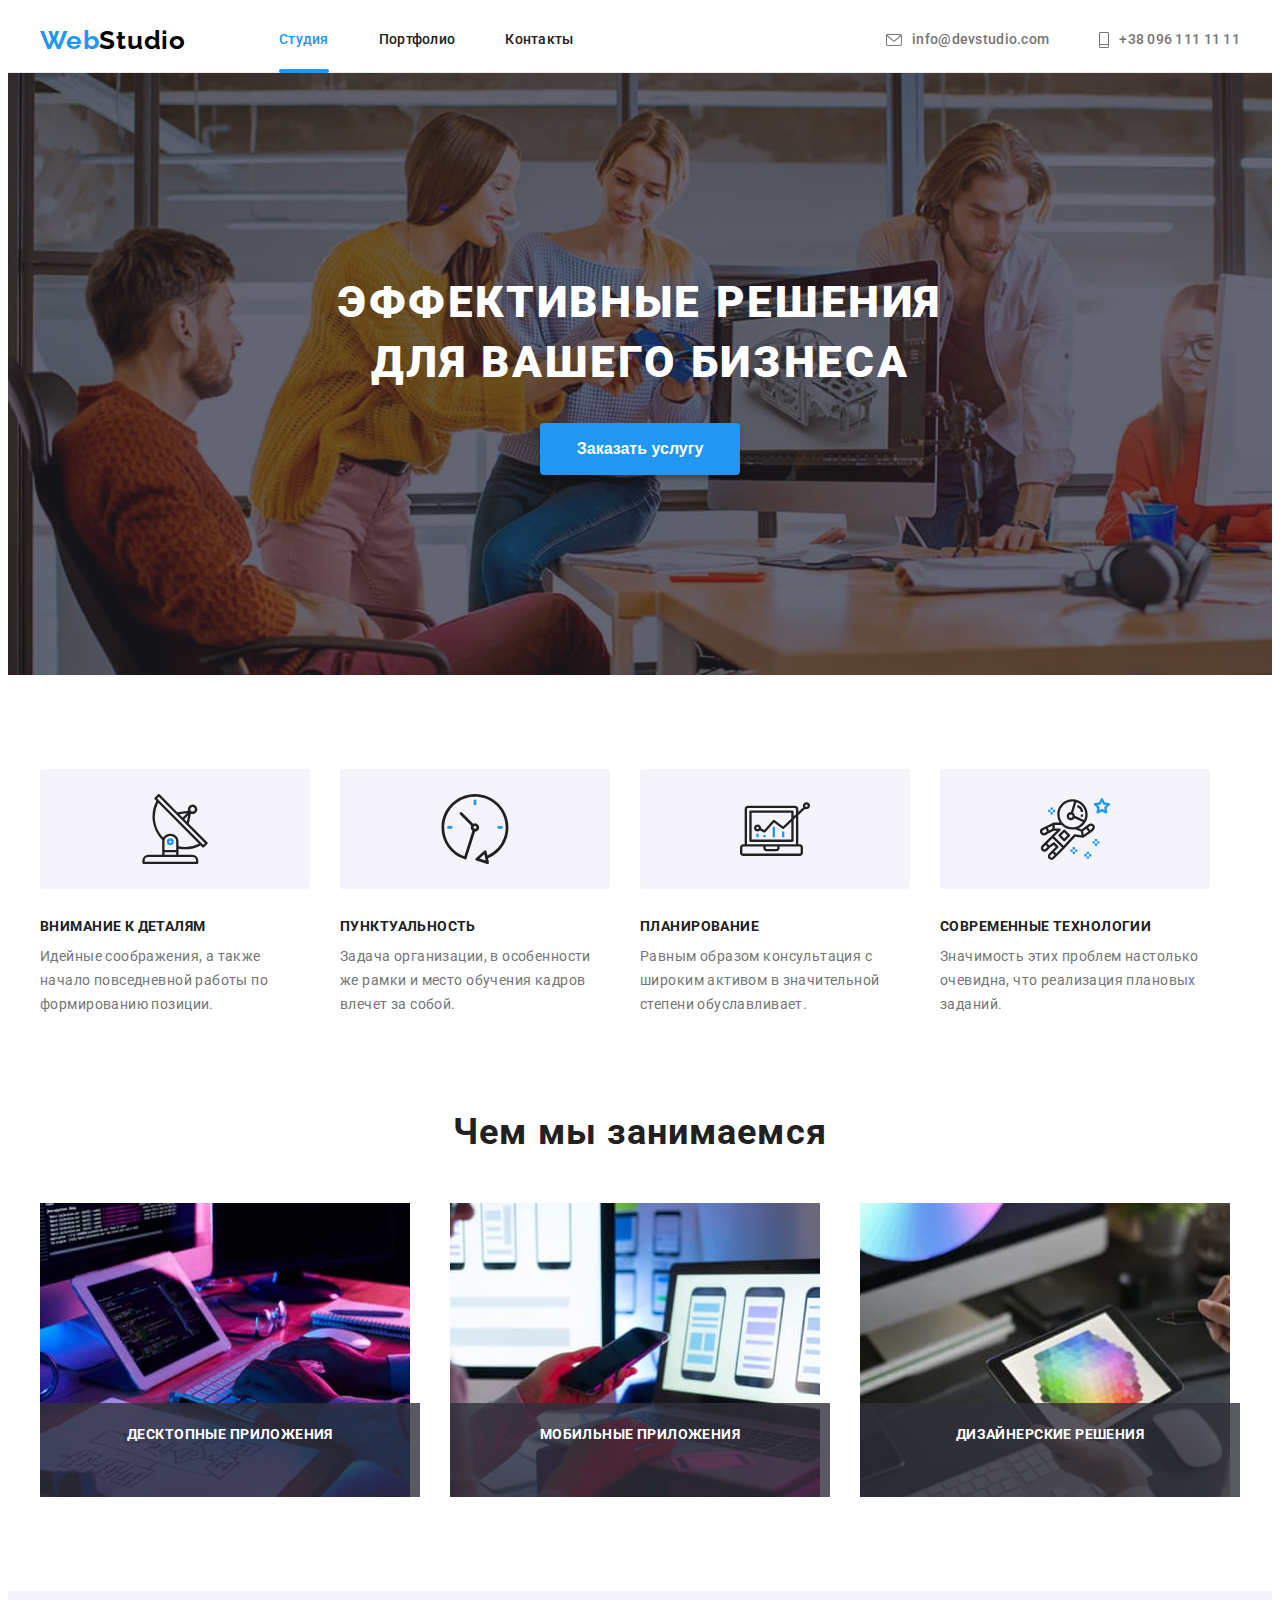
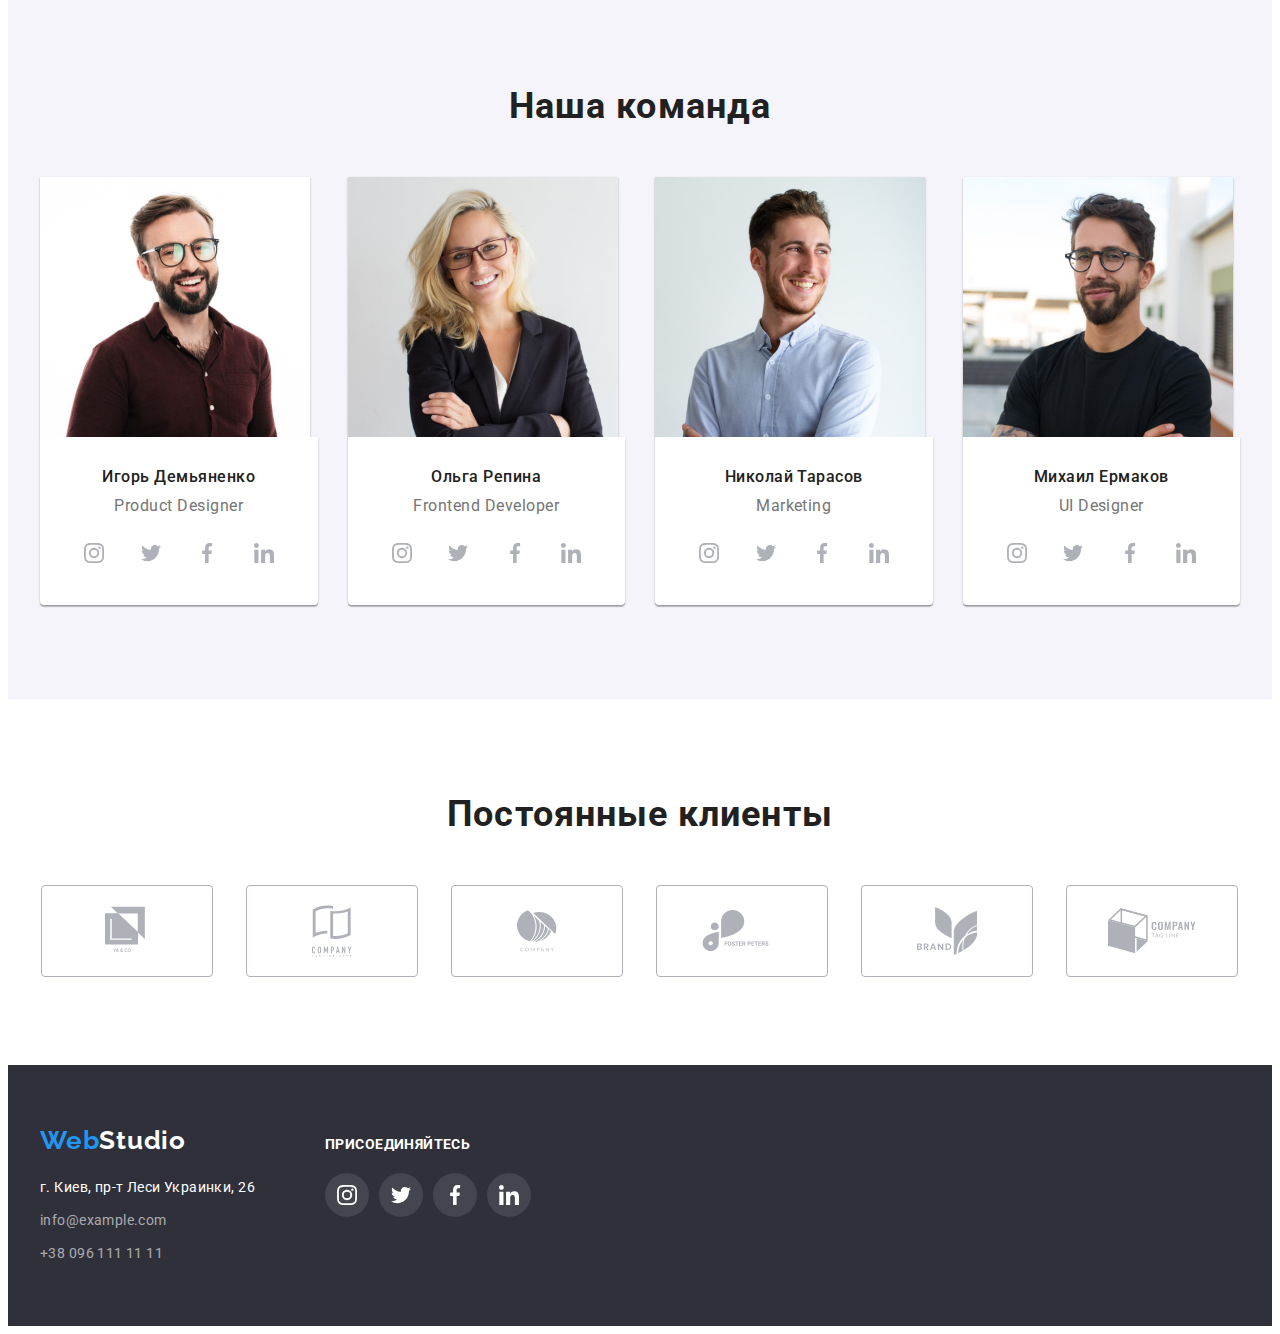
<file: index.html>
<!DOCTYPE html>
<html lang="ru">
<head>
    <meta charset="UTF-8">
    <meta name="viewport" content="width=device-width, initial-scale=1.0">
    <title>Главная</title>
    <link rel="preconnect" href="https://fonts.gstatic.com">
    <link href="https://fonts.googleapis.com/css2?family=Raleway:wght@700&family=Roboto:wght@400;500;700;900&display=swap" 
     rel="stylesheet">
    <link rel="stylesheet" href="https://cdnjs.cloudflare.com/ajax/libs/modern-normalize/1.0.0/modern-normalize.min.css"
    integrity="sha512-ISS7cAi1PEhQ8jnbJpJZMd29NlhNj4AWYyLOSp2CE/CsHxTCu+r+t0D2yoJudVrd0/8fTVPUVDzY5Tvli75u/g==" crossorigin="anonymous"/>
    <link rel="stylesheet"
    href="https://cdnjs.cloudflare.com/ajax/libs/animate.css/4.1.1/animate.min.css"
    />
    <link rel="stylesheet" href="./css/styles.css">
</head>
<body>
    <header class="header">
        <div class="container header-container">
        <nav class="navigation">
            <a href="/" lang="en" class="header-logo logopart1 link">Web<span class="header-logopart2 link">Studio</span>
            </a>
            <ul class="navigation-list list">
                <li class="navigation-item">
                    <a class="navigation-link link active-link" href="">Студия</a></li>
                <li class="navigation-item">
                    <a class="navigation-link link" href="./portfolio.html">Портфолио</a></li>
                <li class="navigation-item">
                    <a class="navigation-link link" href="">Контакты</a></li> 
            </ul>
        </nav> 
        <ul class="contact-list list">  
            <li class="contact-item">
                <a class="mail-link link" href="mailto:info@devstudio.com" lang="en">
                    <svg class="mail-link-icon" width="16px" height="12px" >
                        <use href="./images/icons.svg#icon-envelope-hover"></use>
                    </svg>
                info@devstudio.com  
                </a>
            </li>
            <li class="contact-item">
                <a class="tel-link link" href="tel:+380961111111">
                <svg class="tel-link-icon" width="10px" height="16px" >
                    <use href="./images/icons.svg#icon-mobile"></use>
                </svg> 
                +38 096 111 11 11
                </a>
            </li>
        </ul>
        </div>         
    </header>
    
    <main>
    <!--hero-->
        <section class="hero overlay">
            <div class="container hero-container">
            <h1 class="hero-title">Эффективные решения для вашего бизнеса</h1>
            <button class="hero-btn" type="button" data-modal-open>Заказать услугу</button>
            </div>
        </section>
    
    <!--advantages-->
    <section>
        <div class="container advantage-container">
        <h2 class="visually-hidden">Наши преимущества</h2>
        <ul class="advantages-list list">
            <li class="advantage-item">
                <div class="advantage-image">
                    <svg class="advantage-image-icon" width="70px" height="70px">
                        <use href="./images/icons.svg#icon-antenna-1"></use>
                    </svg>
                </div>
                <h3 class="advantage-name">Внимание к деталям</h3>
                <p class="advantage-description">Идейные соображения, а также начало повседневной работы 
                   по формированию позиции.</p>
            </li>
            <li class="advantage-item">
                <div class="advantage-image">
                    <svg class="advantage-image-icon" width="70px" height="70px">
                        <use href="./images/icons.svg#icon-clock-1"></use>
                    </svg>
                </div>
                <h3 class="advantage-name">Пунктуальность</h3>
                <p class="advantage-description">Задача организации, в особенности 
                   же рамки и место обучения кадров влечет за собой.</p>
            </li>
            <li class="advantage-item">
                <div class="advantage-image">
                    <svg class="advantage-image-icon" width="70px" height="70px">
                        <use href="./images/icons.svg#icon-diagram-1"></use>
                    </svg>
                </div>
                <h3 class="advantage-name">Планирование</h3>
                <p class="advantage-description">Равным образом 
                   консультация с широким активом в значительной степени обуславливает.</p>
            </li>
            <li class="advantage-item">
                <div class="advantage-image">
                    <svg class="advantage-image-icon" width="70px" height="70px">
                        <use href="./images/icons.svg#icon-astronaut-1"></use>
                    </svg>
                </div>
                <h3 class="advantage-name">Современные технологии</h3>
                <p class="advantage-description">Значимость этих проблем настолько 
                    очевидна, что реализация плановых заданий.</p>
            </li>
        </ul>
        </div>
    </section>
    <!--what we do-->
    <section>
        <div class="container doing-container">
        <h2 class="title">Чем мы занимаемся</h2>
        <ul class="doing-list list">
            <li class="doing-item">
                <div class="doing-wrapper">
                <img class="doing-item-img" src="./images/whatwedo/writecode.jpg" alt="пишем код" width="370" height="294">
                <p class="over-doing-item">Десктопные приложения</p>
            </div>
            </li>
            <li class="doing-item">
                <div class="doing-wrapper">
                <img class="doing-item-img" src="./images/whatwedo/developapp.jpg" alt="разрабатываем приложения" width="370" height="294">
                <p class="over-doing-item">Мобильные приложения</p>
            </div>
            </li>
            <li class="doing-item">
                <div class="doing-wrapper">
                <img class="doing-item-img" src="./images/whatwedo/rainbow.jpg" alt="делаем жизнь радужнее" width="370" height="294">
                <p class="over-doing-item">Дизайнерские решения</p>
            </div>
            </li>
        </ul>
        </div>
    </section>
     <!--team-->
    <section class="team">
        <div class="container team-container">
        <h2 class="title">Наша команда</h2>
        <ul class="worker-list list">
            <li class="worker-item">
                    <img class="worker-item-img" src="./images/team/productdesigner.jpg"
                     alt="фотография сотрудника" width="270" height="260">
                    <div class="worker-description">
                    <h3 class="worker-name">Игорь Демьяненко</h3>
                    <p class="position-name" lang="en">Product Designer</p>
                <ul class="social-link-list list">
                <li class="social-link-item"><a href="" class="social-link-icon link" target="_blank" rel="noopener noreferrer">
                    <svg class="social-list-icon" width="20px" height="20px">
                        <use href="./images/icons.svg#icon-instagram"></use>
                    </svg>  
                </a>
                </li>
                <li class="social-link-item"><a href="" class="social-link-icon link" target="_blank" rel="noopener noreferrer">
                    <svg class="social-list-icon" width="20px" height="20px">
                        <use href="./images/icons.svg#icon-twitter"></use>
                    </svg>  
                </a>
                </li>
                <li class="social-link-item"><a href="" class="social-link-icon link" target="_blank" rel="noopener noreferrer">
                    <svg class="social-list-icon" width="20px" height="20px">
                        <use href="./images/icons.svg#icon-facebook"></use>
                    </svg>  
                </a>
                </li>
                <li class="social-link-item"><a href="" class="social-link-icon link" target="_blank" rel="noopener noreferrer">
                    <svg class="social-list-icon" width="20px" height="20px">
                        <use href="./images/icons.svg#icon-linkedin"></use>
                    </svg>  
                </a>
                </li>
                </ul>
                    </div> 
            </li>
            <li class="worker-item">
                    <img class="worker-item-img" src="./images/team/frontenddeveloper.jpg"
                     alt="фотография сотрудника" width="270" height="260">
                     <div class="worker-description">
                    <h3 class="worker-name">Ольга Репина</h3>
                    <p class="position-name" lang="en">Frontend Developer</p>
                <ul class="social-link-list list">
                    <li class="social-link-item">
                        <a href="" class="social-link-icon link" target="_blank" rel="noopener noreferrer">
                        <svg class="social-list-icon" width="20px" height="20px">
                            <use href="./images/icons.svg#icon-instagram"></use>
                        </svg>  
                    </a>
                    </li>
                    <li class="social-link-item"><a href="" class="social-link-icon link" target="_blank" rel="noopener noreferrer">
                        <svg class="social-list-icon" width="20px" height="20px">
                            <use href="./images/icons.svg#icon-twitter"></use>
                        </svg>  
                    </a>
                    </li>
                    <li class="social-link-item">
                        <a href="" class="social-link-icon link" target="_blank" rel="noopener noreferrer">
                        <svg class="social-list-icon" width="20px" height="20px">
                            <use href="./images/icons.svg#icon-facebook"></use>
                        </svg>  
                    </a>
                    </li>
                    <li class="social-link-item">
                        <a href="" class="social-link-icon link" target="_blank" rel="noopener noreferrer">
                        <svg class="social-list-icon" width="20px" height="20px">
                            <use href="./images/icons.svg#icon-linkedin"></use>
                        </svg>  
                    </a>
                    </li>
                </ul>
                    </div>
            </li>
            <li class="worker-item">
                    <img class="worker-item-img" src="./images/team/marketing.jpg"
                     alt="фотография сотрудника" width="270" height="260">
                    <div class="worker-description">
                    <h3 class="worker-name">Николай Тарасов</h3>
                    <p class="position-name" lang="en">Marketing</p>
                <ul class="social-link-list list">
                <li class="social-link-item">
                    <a href="" class="social-link-icon link" target="_blank" rel="noopener noreferrer">
                    <svg class="social-list-icon" width="20px" height="20px">
                        <use href="./images/icons.svg#icon-instagram"></use>
                    </svg>  
                </a>
                </li>
                <li class="social-link-item">
                    <a href="" class="social-link-icon link" target="_blank" rel="noopener noreferrer">
                    <svg class="social-list-icon" width="20px" height="20px">
                        <use href="./images/icons.svg#icon-twitter"></use>
                    </svg>  
                </a>
                </li>
                <li class="social-link-item">
                    <a href="" class="social-link-icon link" target="_blank" rel="noopener noreferrer">
                    <svg class="social-list-icon" width="20px" height="20px">
                        <use href="./images/icons.svg#icon-facebook"></use>
                    </svg>  
                </a>
                </li>
                <li class="social-link-item">
                    <a href="" class="social-link-icon link" target="_blank" rel="noopener noreferrer">
                    <svg class="social-list-icon" width="20px" height="20px">
                        <use href="./images/icons.svg#icon-linkedin"></use>
                    </svg>  
                </a>
                </li>
                </ul>
                    </div>
            <li class="worker-item">
                    <img class="worker-item-img" src="./images/team/ui.jpg"
                     alt="фотография сотрудника" width="270" height="260">
                     <div class="worker-description">
                    <h3 class="worker-name">Михаил Ермаков</h3>
                    <p class="position-name">UI Designer</p>
                <ul class="social-link-list list">
                <li class="social-link-item">
                    <a href="" class="social-link-icon link" target="_blank" rel="noopener noreferrer">
                    <svg class="social-list-icon" width="20px" height="20px">
                        <use href="./images/icons.svg#icon-instagram"></use>
                    </svg>  
                </a>
                </li>
                <li class="social-link-item">
                    <a href="" class="social-link-icon link" target="_blank" rel="noopener noreferrer">
                    <svg class="social-list-icon" width="20px" height="20px">
                        <use href="./images/icons.svg#icon-twitter"></use>
                    </svg>  
                </a>
                </li>
                <li class="social-link-item">
                    <a href="" class="social-link-icon link" target="_blank" rel="noopener noreferrer">
                    <svg class="social-list-icon" width="20px" height="20px">
                        <use href="./images/icons.svg#icon-facebook"></use>
                    </svg>  
                </a>
                </li>
                <li class="social-link-item">
                    <a href="" class="social-link-icon link" target="_blank" rel="noopener noreferrer">
                    <svg class="social-list-icon" width="20px" height="20px">
                        <use href="./images/icons.svg#icon-linkedin"></use>
                    </svg>  
                </a>
                </li>
                </ul>
                    </div>
            </li>
        </ul>
        </div>
    </section>
    <!--clients-->
    <section>
        <div class="container client-container">
        <h2 class="title">Постоянные клиенты</h2>
        <ul class="client-list list">
            <li class="client-item">
                <a href="" class="client-site-link link" target="_blank" rel="noopener noreferrer">
                    <svg class="client-link-icon client-logo-1" width="44px" height="50px">
                        <use href="./images/icons.svg#icon-logo-1">
                        </use>
                    </svg> 
                </a>  
            </li>
            <li class="client-item">
                <a href="" class="client-site-link link" target="_blank" rel="noopener noreferrer">
                    <svg class="client-link-icon" width="40px" height="52px">
                    <use href="./images/icons.svg#icon-logo-2" ></use>
                    </svg>  
                </a>  
            </li>
            <li class="client-item">
                <a href="" class="client-site-link link" target="_blank" rel="noopener noreferrer">
                    <svg class="client-link-icon" width="40px" height="42px">
                        <use href="./images/icons.svg#icon-logo-3"></use>
                    </svg>   
                </a>  
            </li>
            <li class="client-item">
                <a href="" class="client-site-link link" target="_blank" rel="noopener noreferrer">
                    <svg class="client-link-icon" width="80px" height="42px">
                        <use href="./images/icons.svg#icon-logo-4"></use>
                    </svg>   
                </a>  
            </li>
            <li class="client-item">
                <a href="" class="client-site-link link" target="_blank" rel="noopener noreferrer">
                    <svg class="client-link-icon" width="60px" height="48px">
                        <use href="./images/icons.svg#icon-logo-5"></use>
                    </svg>  
                </a>  
            </li>
            <li class="client-item">
                <a href="" class="client-site-link link" target="_blank" rel="noopener noreferrer">
                    <svg class="client-link-icon" width="88px" height="46px">
                        <use href="./images/icons.svg#icon-logo-6"></use>
                    </svg>    
                </a>  
            </li>
        </ul>
        </div>
    </section>
    </main>
    <!--contacts-->
    <footer class="footer">
        <div class="container footer-container">
        <section class="contact">
        <h3 class="visually-hidden">Как с нами связаться</h3>
        <a href="/" lang="en" class="footer-logo  logopart1 link">Web<span class="footer-logopart2 link">Studio</span>
        </a>
        <address class="address">
            <ul class="address-list list">
                <li class="address-item">
                    <a class="address-link link" href="https://goo.gl/maps/XUvR72vDCjaBUCEy9"  target="_blank" rel="noopener noreferrer">
                    г. Киев, пр-т Леси Украинки, 26</a>
                </li>
                <li class="address-item"><a class="footer-mail-link link" href="mailto:info@example.com" lang="en">  info@example.com </a>
                </li>
                <li class="address-item"><a class="footer-tel-link link" href="tel:+380961111111">+38 096 111 11 11</a>
                </li>
            </ul>
        </address>
        </section>

        <section class="social">
        <h2 class="visually-hidden">Мы в соцсетях</h2>
        <b class="join">Присоединяйтесь</b>
        <ul class="social-link-list list">
            <li class="social-link-item"><a href="" class="social-link-icon-footer link" target="_blank" rel="noopener noreferrer">
                <svg class="social-list-icon" width="20px" height="20px">
                    <use href="./images/icons.svg#icon-instagram"></use>
                </svg>  
            </a>
            </li>
            <li class="social-link-item"><a href="" class="social-link-icon-footer link" target="_blank" rel="noopener noreferrer">
                <svg class="social-list-icon" width="20px" height="20px">
                    <use href="./images/icons.svg#icon-twitter"></use>
                </svg>  
            </a>
            </li>
            <li class="social-link-item"><a href="" class="social-link-icon-footer link" target="_blank" rel="noopener noreferrer">
                <svg class="social-list-icon" width="20px" height="20px">
                    <use href="./images/icons.svg#icon-facebook"></use>
                </svg>  
            </a>
            </li>
            <li class="social-link-item"><a href="" class="social-link-icon-footer link" target="_blank" rel="noopener noreferrer">
                <svg class="social-list-icon" width="20px" height="20px">
                    <use href="./images/icons.svg#icon-linkedin"></use>
                </svg>  
            </a>
            </li>
            </ul>
        </section>
    </div> 
    </footer>
     <!--modal-->
<div class="backdrop is-hidden" data-modal>
    <div class="modal">
        <button type="button" class="modal-close-btn" data-modal-close>
            <svg class="modal-close-btn-icon" width="11px" height="11px" >
            <use href="./images/icons.svg#icon-Vector"></use>
            </svg>
        </button>  
           
    </div>
</div>
<script src="./js/modal.js"></script>
</body>
</html>
</file>
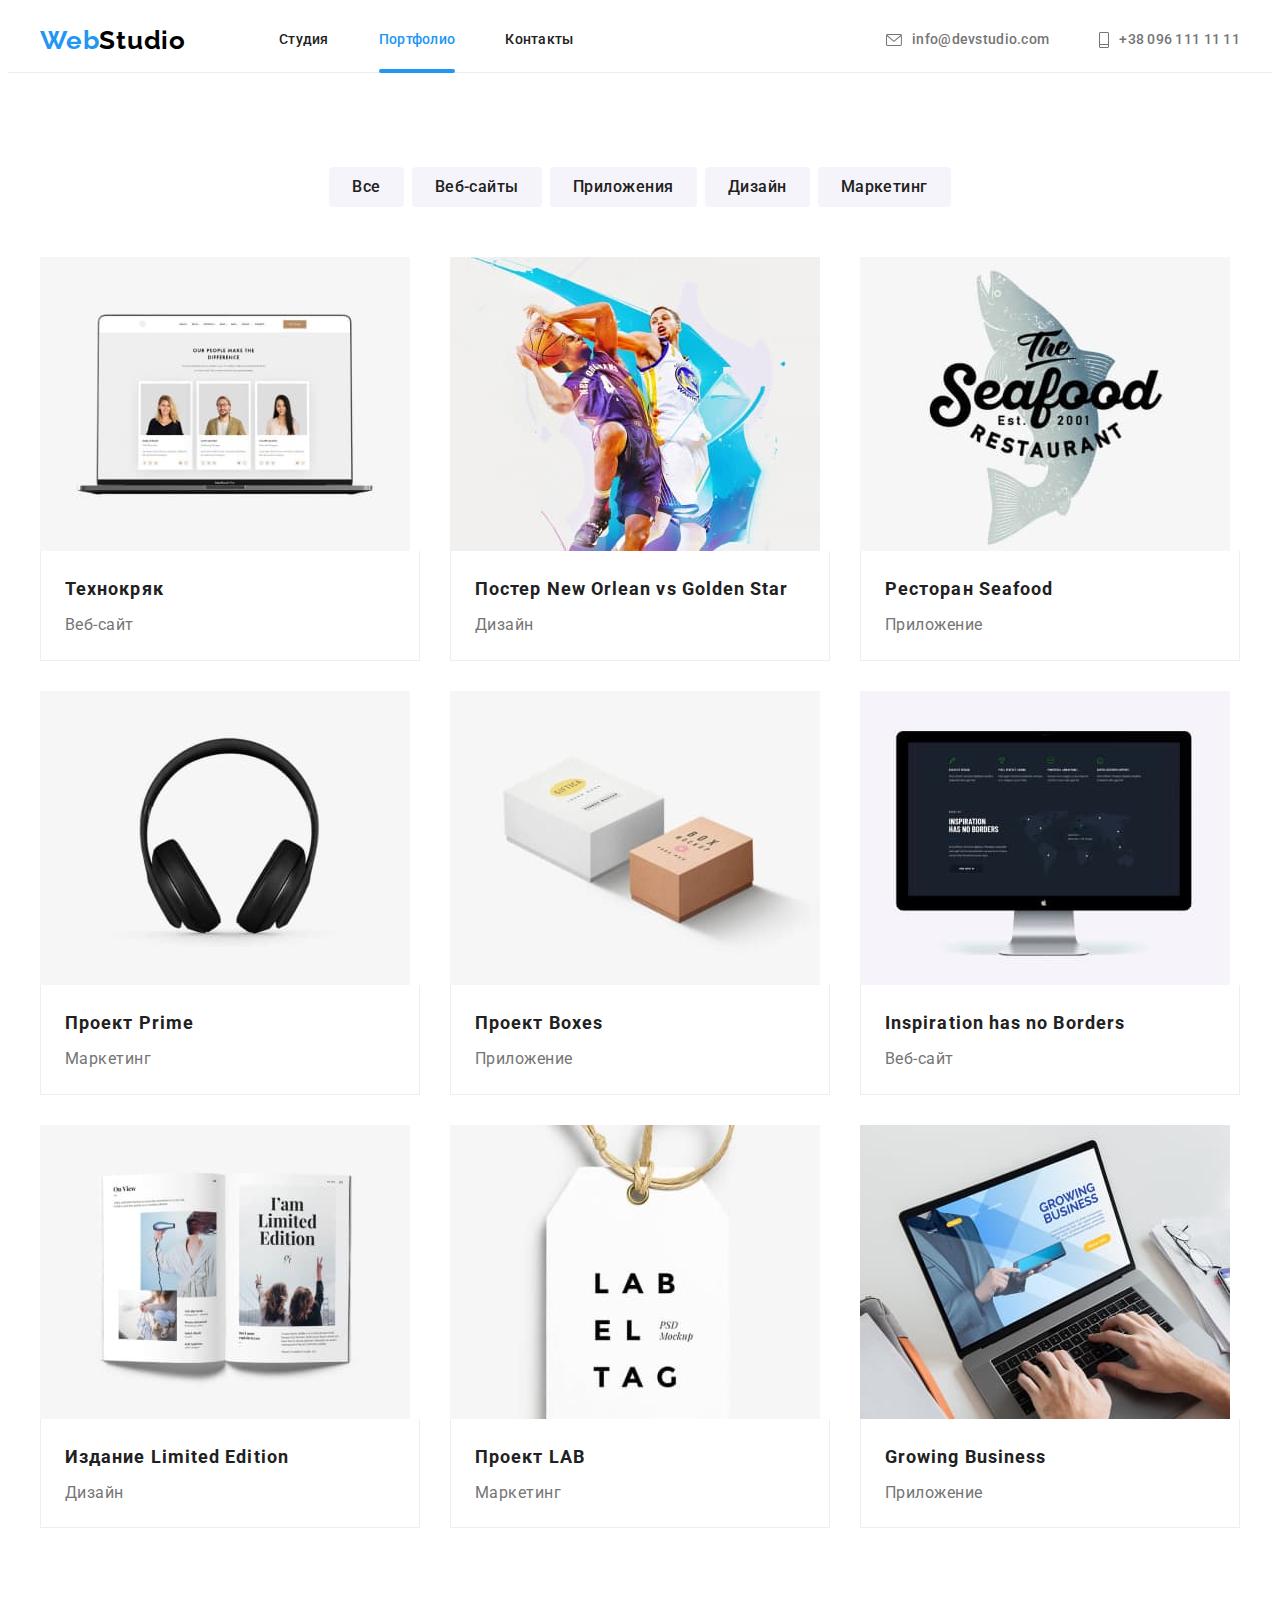
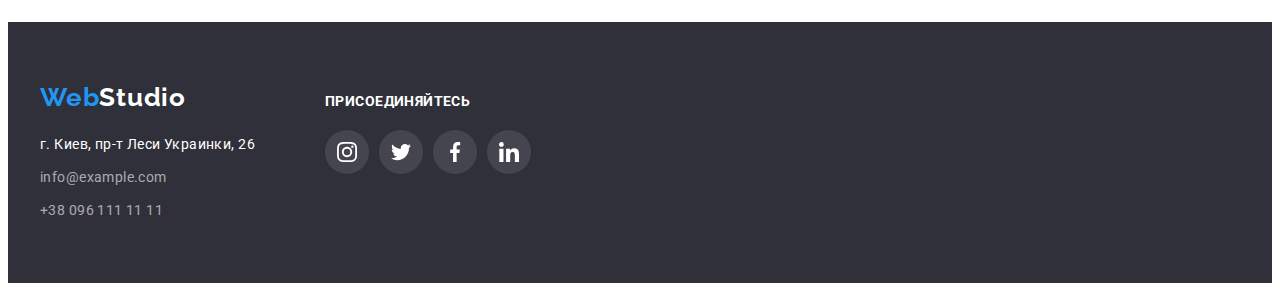
<file: portfolio.html>
<!DOCTYPE html>
<html lang="en">
<head>
    <meta charset="UTF-8">
    <meta http-equiv="X-UA-Compatible" content="IE=edge">
    <meta name="viewport" content="width=device-width, initial-scale=1.0">
    <title>Портфолио</title>
    <link rel="preconnect" href="https://fonts.gstatic.com">
    <link href="https://fonts.googleapis.com/css2?family=Raleway:wght@700&family=Roboto:wght@400;500;700;900&display=swap" 
    rel="stylesheet">
    <link rel="stylesheet" href="https://cdnjs.cloudflare.com/ajax/libs/modern-normalize/1.0.0/modern-normalize.min.css" 
    integrity="sha512-ISS7cAi1PEhQ8jnbJpJZMd29NlhNj4AWYyLOSp2CE/CsHxTCu+r+t0D2yoJudVrd0/8fTVPUVDzY5Tvli75u/g==" crossorigin="anonymous"/>
    <link rel="stylesheet"
    href="https://cdnjs.cloudflare.com/ajax/libs/animate.css/4.1.1/animate.min.css"
    />
    <link rel="stylesheet" href="./css/styles.css">
</head>
<body>
    <header class="header">
        <div class="container header-container">
        <nav class="navigation">
            <a href="/" lang="en" class="header-logo logopart1 link">Web<span class="header-logopart2 link">Studio</span>
            </a>
            <ul class="navigation-list list">
                <li class="navigation-item">
                    <a class="navigation-link link" href="./index.html">Студия</a></li>
                <li class="navigation-item">
                    <a class="navigation-link link active-link" href="./portfolio.html">Портфолио</a></li>
                <li class="navigation-item">
                    <a class="navigation-link link" href="">Контакты</a></li> 
            </ul>
        </nav> 
        <ul class="contact-list list">  
            <li class="contact-item">
                <a class="mail-link link" href="mailto:info@devstudio.com" lang="en">
                    <svg class="mail-link-icon" width="16px" height="12px" >
                        <use href="./images/icons.svg#icon-envelope-hover"></use>
                    </svg>
                info@devstudio.com  
                </a>
            </li>
            <li class="contact-item">
                <a class="tel-link link" href="tel:+380961111111">
                <svg class="tel-link-icon" width="10px" height="16px" >
                    <use href="./images/icons.svg#icon-mobile"></use>
                </svg> 
                +38 096 111 11 11
                </a>
            </li>
        </ul>
    </div>          
    </header>
    <main>
     <!--project selector-->
    <section>
        <div class="container project-container">  
     <h2 class="visually-hidden">Выбор примеров наших работ</h2>
         <ul class="selector-list list">
            <li class="selector-item">
                <button class="selector-btn first-btn" type="button">Все</button>
            </li>
            <li class="selector-item">
                <button class="selector-btn second-btn" type="button">Веб-сайты</button>
            </li>
            <li class="selector-item">
                <button class="selector-btn third-btn" type="button">Приложения</button>
            </li>
            <li class="selector-item">
                <button class="selector-btn fourth-btn" type="button">Дизайн</button>
            </li>
            <li class="selector-item">
                <button class="selector-btn fifth-btn" type="button">Маркетинг</button>
            </li>
         </ul>    
     <!--project examples-->
     <h2 class="visually-hidden">Примеры наших работ</h2>
        <ul class="project-list list">
            <li class="project-item">
                <a class="project-link link" href="">
                    <div class="project-wrapper">
                    <img class="project-item-img" src="./images/projectexamples/website-technokjak.jpg"
                     alt="вебсайт на мониторе" width="370" height="294">
                     <p class="over-project">Технокряк - это современная площадка распространения коронавируса. Компании используют эту платформу для цифрового шпионажа и атак на защищённые сервера конкурентов.</p>
                    </div>
                     <div class="project-description">
                    <h3 class="project-name">Технокряк</h3>
                    <p class="project-type">Веб-сайт</p>
                    </div>
                </a> 
            </li>
            <li class="project-item"> 
                <a class="project-link link" href="">
                <div class="project-wrapper">
                <img class="project-item-img" src="./images/projectexamples/posters.jpg"
                 alt="постер с баскетболистами" width="370" height="294">
                 <p class="over-project">Постер</p>
                </div>
                 <div class="project-description">
                <h3 class="project-name">Постер <span lang=en>New Orlean vs Golden Star</span></h3>
                <p class="project-type">Дизайн</p>
                </div>
                </a>
            </li>
            <li class="project-item">
                <a class="project-link link" href="">
                    <div class="project-wrapper">
                <img class="project-item-img" src="./images/projectexamples/app-seafood.jpg"
                alt="торговый знак ресторана" width="370" height="294">
                <p class="over-project">Ресторан</p>
                </div>
                <div class="project-description">
                <h3 class="project-name">Ресторан <span lang=en>Seafood</span></h3>
                <p class="project-type">Приложение</p>
                </div>
                </a>    
            </li>
            <li class="project-item">
                <a class="project-link link" href="">
                    <div class="project-wrapper">
                <img class="project-item-img" src="./images/projectexamples/marketing-prime.jpg"
                alt="наушники" width="370" height="294">
                <p class="over-project">Проект</p>
                </div>
                <div class="project-description">
                <h3 class="project-name">Проект <span lang=en>Prime</span></h3>
                <p class="project-type">Маркетинг</p>
                </div>
                </a>   
            </li>
            <li class="project-item">
                <a class="project-link link" href="">
                    <div class="project-wrapper">
                <img class="project-item-img" src="./images/projectexamples/app-box.jpg"
                alt="две коробки" width="370" height="294">
                <p class="over-project">Проект</p>
                </div>
                <div class="project-description">
                <h3 class="project-name">Проект <span lang=en>Boxes</span></h3>
                <p class="project-type">Приложение</p>
                </div>
                </a>    
            </li>
            <li class="project-item">
                <a class="project-link link" href="">
                    <div class="project-wrapper">
                <img class="project-item-img" src="./images/projectexamples/website-insperation.jpg"
                 alt="стильный монитор" width="370" height="294">
                 <p class="over-project">Веб-сайт</p>
                </div>
                 <div class="project-description">
                <h3 class="project-name" lang=en>Inspiration has no Borders</h3>
                <p class="project-type">Веб-сайт</p>
                </div> 
                </a>
            </li>           
            <li class="project-item">
                <a class=" project-link link" href="">
                    <div class="project-wrapper">
                <img class="project-item-img" src="./images/projectexamples/desing-edition.jpg"
                alt="разворот книги" width="370" height="294">
                <p class="over-project">Издание</p>
                </div>
                <div class="project-description">
                <h3 class="project-name">Издание <span lang=en>Limited Edition</span></h3>
                <p class="project-type">Дизайн</p>
                </div>
                </a>
            </li>
            <li class="project-item">
                <a class="project-link link" href="">
                <div class="project-wrapper">
                <img class="project-item-img" src="./images/projectexamples/marketing-lab.jpg"
                alt="изображение этикетки" width="370" height="294">
                <p class="over-project">Проект</p>
                </div>
                <div class="project-description">
                <h3 class="project-name">Проект <span lang=en>LAB</span></h3>
                <p class="project-type">Маркетинг</p>
                </div>
                </a>    
            </li>            
            <li class="project-item">
                <a class="project-link link" href="">
                <div class="project-wrapper">
                <img class="project-item-img" src="./images/projectexamples/app-grow.jpg"
                alt="рабочее место бизнесмена" width="370" height="294">
                <p class="over-project">Приложение</p>
                </div>
                <div class="project-description">
                <h3 class="project-name" lang=en>Growing Business</h3>
                <p class="project-type">Приложение</p>
                </div>
                </a>    
            </li>
            </ul>
        </div>
    </section>
    </main>
    <!--contacts-->
    <footer class="footer">
        <div class="container footer-container">
        <section class="contact">
        <h3 class="visually-hidden">Как с нами связаться</h3>
        <a href="/" lang="en" class="footer-logo logopart1 link">Web<span class="footer-logopart2 link">Studio</span>
        </a>
        <address class="address">
            <ul class="address-list list">
                <li class="address-item">
                    <a class="address-link link" href="https://goo.gl/maps/XUvR72vDCjaBUCEy9"  target="_blank" rel="noopener noreferrer">
                    г. Киев, пр-т Леси Украинки, 26</a>
                </li>
                <li class="address-item"><a class="footer-mail-link link" href="mailto:info@example.com" lang="en">  info@example.com </a>
                </li>
                <li class="address-item"><a class="footer-tel-link link" href="tel:+380961111111">+38 096 111 11 11</a>
                </li>
            </ul>
        </address>
        </section>

        <section class="social">
        <h2 class="visually-hidden">Мы в соцсетях</h2>
        <b class="join">Присоединяйтесь</b>
        <ul class="social-link-list list">
            <li class="social-link-item"><a href="" class="social-link-icon-footer link" target="_blank" rel="noopener noreferrer">
                <svg class="social-list-icon" width="20px" height="20px">
                    <use href="./images/icons.svg#icon-instagram"></use>
                </svg>  
            </a>
            </li>
            <li class="social-link-item"><a href="" class="social-link-icon-footer link" target="_blank" rel="noopener noreferrer">
                <svg class="social-list-icon" width="20px" height="20px">
                    <use href="./images/icons.svg#icon-twitter"></use>
                </svg>  
            </a>
            </li>
            <li class="social-link-item"><a href="" class="social-link-icon-footer link" target="_blank" rel="noopener noreferrer">
                <svg class="social-list-icon" width="20px" height="20px">
                    <use href="./images/icons.svg#icon-facebook"></use>
                </svg>  
            </a>
            </li>
            <li class="social-link-item"><a href="" class="social-link-icon-footer link" target="_blank" rel="noopener noreferrer">
                <svg class="social-list-icon" width="20px" height="20px">
                    <use href="./images/icons.svg#icon-linkedin"></use>
                </svg>  
            </a>
            </li>
            </ul>
        </section>
    </div> 
    </footer>
</body>
</html>
</file>
<file: css/styles.css>
:root {
    --main-font: "Roboto", sans-serif; 
    --secondary-font: "Raleway", sans-serif;
    --accent-color: #2196f3;
    --main-color: #212121;
    --secondary-collor: #757575;
    --contrast-color: #FFFFFF;
    --secondblack-color:  #000000;
    --header-line-color:#ECECEC;
    --footer-text-color: rgba(255, 255, 255, 0.6);
    --footer-color: #2F303A;
    --section-color: #F5F4FA;
    --social-link-color:#AFB1B8;
    --project-border-color: #EEEEEE;
    --project-overlay:rgba(33, 150, 243, 0.9);
    --bg-hero-color:#C4C4C4;
    --hero-overlay: rgba(47, 48, 58, 0.4);
    --section-top: 94px;
    --section-btm: 94px;
    --cubic:cubic-bezier(0.4, 0, 0.2, 1)
}

body {  
    font-family: var(--main-font); 
}
h1,
h2,
h3,
h4,
h5,
h6,
p {
  margin: 0;
}

ul,
ol {
  margin: 0;
  padding: 0;
}
img {
  display: block;
}   
.link {
    text-decoration: none;
}
.list {
    list-style: none;
    }

.address {
    font-style: normal;
}

.visually-hidden {
    position: absolute !important;
    clip: rect(1px 1px 1px 1px); /* IE6, IE7 */
    clip: rect(1px, 1px, 1px, 1px);
    padding: 0 !important;
    border: 0 !important;
    height: 1px !important;
    width: 1px !important;
    overflow: hidden;
  }
  
  .container {
   margin: 0 auto;
   padding-left: 15px;
   padding-right: 15px;
   width: 1200px;
  }

/*====================COMPONENTS===========================*/
.logopart1 {
    font-family: var(--secondary-font);
    font-weight: bold;
    font-size: 26px;
    line-height: 1.19;
    letter-spacing: 0.03em;
    
    color: var(--accent-color);
}
.title {
    font-weight: bold;
    font-size: 36px;
    line-height: 1.17;
    letter-spacing: 0.03em;
    text-align: center;
    
    color: var(--main-color);
    margin-bottom: 50px;
    }
button {
    border: 1px solid transparent;
    outline-style: none;
    }
/*====================END COMPONENTS===========================*/

/*====================HEADER===========================*/
.hero {
margin: 0 auto;
}
.header{
    border-bottom: 1px solid var(--header-line-color);
}
.header-container {
    display: flex;
    align-items: center;
}
.navigation{
    display: flex;
    align-items: center;
}
.navigation-list{
    display: flex;
    align-items: center;
}
.contact-list{
    display: flex;
    align-items: center;
    margin-left: auto;
}
.header-logopart2 {
    font-family: var(--secondary-font);
    font-weight: bold;
    font-size: 26px;
    line-height: 1.19;
    letter-spacing: 0.03em;
    
    color: var(--secondblack-color);      
}
.header-logo{
    margin-right: 93px;
    animation-name: slideInDown;
    animation-duration: 1500ms;
}
.navigation-item:not(:last-child) {
    margin-right: 50px;
}
.navigation-item {
 position:relative
}
.navigation-link {
    display: block;
    padding-top: 24px;
    padding-bottom: 24px;
    transition: color 250ms var(--cubic);

    font-weight: 500;
    font-size: 14px;
    line-height: 1.14;
    letter-spacing: 0.02em;
    
    color: var(--main-color);  
}
.active-link::after{
    content: "";
    display: block;
    margin: 0 auto;
    position: absolute;
    bottom: -1px;
    width: 100%;
    height: 4px;
    background: var(--accent-color);
    border-radius: 2px;
}

.navigation-link:hover,
.navigation-link:focus {
    color: var(--accent-color);
} 
.active-link {
    color:var(--accent-color)
}
.mail-link {
    display: flex;
    align-items: center;
    padding-top: 24px;
    padding-bottom: 24px;

    transition: color 250ms var(--cubic);

    font-weight: 500;
    font-size: 14px;
    line-height: 1.14;
    letter-spacing: 0.02em;
    color: var(--secondary-collor); 
}
.contact-item:first-child {
    margin-right: 50px;
}
.tel-link {
    display: flex;
    align-items: center;
    padding-top: 24px;
    padding-bottom: 24px;

    transition: color 250ms var(--cubic);
    
    font-weight: 500;
    font-size: 14px;
    line-height: 1.14;
    letter-spacing: 0.02em;
    color: var(--secondary-collor);
}
.mail-link:hover,
.mail-link:focus {
color: var(--accent-color);
}
.tel-link:hover,
.tel-link:focus {
color: var(--accent-color);
}

.mail-link-icon{
    margin-right: 10px;
    fill: currentColor;
}

.tel-link-icon{
    margin-right: 10px;
    fill: currentColor;
}
.contact-item:hover .mail-link,
.contact-item:focus .mail-link{
    animation-name: bounceOutLeft;
    animation-duration: 1000ms;
}
.contact-item:hover .tel-link,
.contact-item:focus .tel-link{
    animation-name: heartBeat;
    animation-duration:500ms;
    animation-iteration-count: 2;
}
/*====================END HEADER===========================*/

/*====================HERO===========================*/
.hero{
    margin: 0 auto;
}
.overlay{
    max-width: 1600px;
    height: 600;
    margin-left: auto;
    margin-right: auto;
    background-image: linear-gradient(
        var(--hero-overlay),
        var(--hero-overlay)), 
        url("../images/hero/bg-img.jpg");
    background-repeat: no-repeat;
    background-size: cover;
    background-color: var(--bg-hero-color);
}
.hero-title {
    font-weight: 900;
    font-size: 44px;
    line-height: 1.36;
    letter-spacing: 0.06em;
    text-align: center;
    text-transform: uppercase;
    color: var(--contrast-color);
    max-width: 696px;
    margin: 0 auto 30px;
    }
.hero-btn {
    font-weight: bold;
    font-size: 16px;
    line-height: 1.88;
    cursor: pointer;

    color: var(--contrast-color);
    background: var(--accent-color);
    border-radius: 4px;
    padding: 10px 32px;
    min-width: 200px;
    text-align: center;
    box-shadow: 0px 4px 4px rgba(0, 0, 0, 0.25);
}
.hero-container{
    text-align: center;
    padding: 200px 15px;

}
/*====================END HERO===========================*/

/*====================ADVANTAGES===========================*/
.advantage-container{
    display: flex;
    align-items: center;
    padding-top: var(--section-top);
    padding-bottom:var(--section-btm);
}
.advantages-list{
    display: flex;
    align-items: center;
    width: 1170px;
}
.advantage-item{
    flex-basis: calc(100% /4 - 30px);
    min-width: 270px;
}
.advantage-item:not(:last-child) {
    margin-right: 30px;
}
.advantage-name {
    font-weight: bold;
    font-size: 14px;
    line-height: 1.14;
    letter-spacing: 0.03em;
    text-transform: uppercase;
    
    color: var(--main-color);
    margin-bottom: 10px;
}
.advantage-description {
    font-size: 14px;
    line-height: 1.71;
    letter-spacing: 0.03em;

    color: var(--secondary-collor);
}
.advantage-image{
    display: flex;
    justify-content: center;
    align-items: center;
    width: 270px;
    height: 120px;
    margin-bottom: 30px;
    background-color: var(--section-color);
    border-radius: 4px;
}
/*====================END ADVANTAGES===========================*/

/*====================WHAT WE DO===========================*/
.doing-container{
    padding-bottom: var(--section-btm);
}
.doing-list{
    display: flex;
    flex-wrap: wrap;
    align-items: center;
    margin-left: -30px;
    margin-top: -30px;
}
.doing-item {
    flex-basis: calc(100% /3 - 30px);
    margin-left: 30px;
    margin-top: 30px;
}
.doing-wrapper{
    position: relative;
}
.over-doing-item{
    position: absolute;
    bottom: 0;
    left: 0;
    width: 100%;
    height: 70px;
    padding-top: 24px;
    

    background-color: rgba(47, 48, 58, 0.8);

    font-family: var(--main-font);
    font-weight: bold;
    font-size: 14px;
    line-height: 1.14;
    text-align: center;
    letter-spacing: 0.03em;
    text-transform: uppercase;
    color: var(--contrast-color);

}
/*====================END WHAT WE DO===========================*/

/*====================TEAM===========================*/
.team{
    margin: 0 auto;
    background-color: var(--section-color);
    }
.worker-list{
    display: flex;
    flex-wrap: wrap;
    align-items: center;
    margin-left: -30px;
    margin-top: -30px;
}
.worker-item{
    flex-basis: calc(100% / 4 - 30px);
    margin-left: 30px;
    margin-top: 30px;
}
.worker-name {
    font-weight: 500;
    font-size: 16px;
    line-height: 1.19;
    letter-spacing: 0.03em;

    color: var(--main-color);
    margin-bottom: 10px;
} 
.position-name {
font-weight: normal;
font-size: 16px;
line-height: 1.19;
letter-spacing: 0.03em;
margin-bottom: 16px;

color: var(--secondary-collor);
}
.team-container{
    padding-top: var(--section-top);
    padding-bottom: var(--section-btm);
}
.worker-description{
    background: var(--contrast-color);
    padding: 30px 32px;

    text-align: center;
    border-radius: 0px 0px 4px 4px;
    box-shadow: 0px 1px 3px rgba(0, 0, 0, 0.12), 0px 1px 1px rgba(0, 0, 0, 0.14), 0px 2px 1px rgba(0, 0, 0, 0.2);
}
.worker-item-img{
    box-shadow: 0px 1px 3px rgba(0, 0, 0, 0.12), 0px 1px 1px rgba(0, 0, 0, 0.14), 0px 2px 1px rgba(0, 0, 0, 0.2);
}
.social-link-list{
    display: flex;
    align-items: center;
    justify-content: space-between;
}

.social-link-icon{
    display: flex;
    justify-content: center;
    align-items: center;

    transition: background-color 250ms var(--cubic);

    width: 44px;
    height: 44px;
    border-radius: 50%;
    fill: var(--social-link-color);
   
}
.social-list-icon{
   transition: fill 250ms var(--cubic);
}
.social-link-icon:hover,
.social-link-icon:focus {
    background-color: var(--accent-color);
}
.social-link-icon:hover .social-list-icon,
.social-link-icon:focus .social-list-icon {
    fill: var(--contrast-color);
}
/*====================END TEAM===========================*/

/*====================CLIENTS===========================*/
.client-container{
    padding-top: var(--section-btm);
    padding-bottom: 88px;
    
}
.client-list{
    display: flex;
    flex-wrap: wrap;
    align-items: center;
    margin: -15px;
}
.client-item {
    display: flex;
    justify-content: center;
    align-items: center;
    flex-basis: calc(100% /6 - 30px);
    margin: 15px;
}
.client-site-link{
    display: flex;
    justify-content: center;
    align-items: center;

    transition: border 250ms var(--cubic);

    width: 170px;
    height: 90px;
    background-color:var(--contrast-color);
    border: 1px solid var(--social-link-color);
    border-radius: 4px;
}
.client-site-link {
    fill: var(--social-link-color);
}

.client-site-link:hover,
.client-site-link:focus {
    border: 1px solid var(--accent-color);
}
.client-site-link:hover .client-link-icon,
.client-site-link:focus .client-link-icon {
    fill: var(--accent-color);
}
.client-link-icon{
    transition: fill 250ms var(--cubic);
}
/*====================END CLIENTS===========================*/
/*====================FOOTER===========================*/
.footer {
    margin: 0 auto;
    background-color:var(--footer-color);
}
.footer-container {
    display: flex;
    align-items: baseline;
    padding-top: 60px;
    padding-bottom: 60px;
}
.contact{
    margin-right: 70px;
}
.footer-logo{
    display: inline-block;
    margin-bottom: 20px;
}
.footer-logopart2 {
    font-family: var(--secondary-font);
    font-weight: bold;
    font-size: 26px;
    line-height: 1.19;
    letter-spacing: 0.03em;
    color: var(--contrast-color);
}
.address-link {
font-weight: normal;
font-size: 14px;
line-height: 1.71;
letter-spacing: 0.03em;
color: var(--contrast-color);
display: inline-block;
}
.address-item + .address-item {
margin-top: 9px;
} 
.footer-mail-link,
.footer-tel-link 
 {
    font-family:var(--main-font);
    font-weight: normal;
    font-size: 14px;
    line-height: 1.71;
    letter-spacing: 0.03em;
    color:var(--footer-text-color);
    display: inline-block;
}
.social {
    min-width: 206px;
}
.join {
    display: block;
    margin-bottom: 20px;
    font-family:var(--main-font);
    font-weight: bold;
    font-size: 14px;
    line-height: 1.14;
    letter-spacing: 0.03em;
    text-transform: uppercase;
    
    color: var(--contrast-color);
}
.social-link-icon-footer{
    display: flex;
    justify-content: center;
    align-items: center;

    transition: background-color 250ms var(--cubic);

    width: 44px;
    height: 44px;
    border-radius: 50%;
    fill: var(--contrast-color);
    background-color:rgba(255, 255, 255, 0.1);
}
.social-link-icon-footer:hover,
.social-link-icon-footer:focus {
    background-color:var(--accent-color);
}

/*====================END FOOTER===========================*/

/*====================MODAL WINDOW===========================*/
.backdrop{
    position:fixed;
    top:0;
    left:0;
    width: 100vw;
    height: 100vh;
    background-color: rgba(0, 0, 0, 0.2);

    opacity:1;
    transition: opacity 250ms var(--cubic);
}
.modal{
    position: absolute;
    top: 50%;
    left: 50%;
    min-width: 528px ;
    min-height: 581px;
    background: var(--contrast-color);
    border-radius: 4px;
    box-shadow: 0px 1px 3px rgba(0, 0, 0, 0.12), 0px 1px 1px rgba(0, 0, 0, 0.14), 0px 2px 1px rgba(0, 0, 0, 0.2);

    transform: translate(-50%, -50%) scale(1);
    transition: transform 250ms var(--cubic);
}
.modal-close-btn{
    position: absolute;
    top:8px;
    right: 8px;
    width: 30px;
    height: 30px;
    background:var(--contrast-color);
    border: 1px solid rgba(0, 0, 0, 0.1);
    border-radius: 50%;
    cursor: pointer;
}
.backdrop.is-hidden{
    opacity: 0;
    pointer-events: none;
}
.backdrop.is-hidden .modal{
    transform: translate(-50%, -50%) scale(0.5);
}
/*====================END MODAL WINDOW=======================*/

/*====================PROJECT SELECTOR========================*/ 
.selector-list{
    display: flex;
    justify-content: center;
    margin-bottom: 50px;

}
.selector-item:not(:last-child){
    margin-right: 8px;  
}
.selector-btn {
    transition: background-color 250ms var(--cubic), color 250ms var(--cubic),
    box-shadow 250ms var(--cubic);
    
    padding: 6px 22px;

    font-family: var(--main-font);
    font-weight: 500;
    font-size: 16px;
    line-height: 1.63;
    letter-spacing: 0.03em;
    color: var(--main-color);

    background: var(--section-color);
    border-radius: 4px;
    cursor: pointer;
}

.selector-btn:hover,
.selector-btn:focus {
    color: var(--contrast-color);
    background-color: var(--accent-color);
    box-shadow: 0px 3px 1px rgba(0, 0, 0, 0.1), 0px 1px 2px rgba(0, 0, 0, 0.08), 0px 2px 2px rgba(0, 0, 0, 0.12);
}
.first-btn{
    min-width: 73px;
}
.second-btn{
    min-width: 128px;
}
.third-btn{
    min-width: 145px;
}
.fourth-btn{
    min-width: 103px;
}
.fifth-btn{
  min-width: 130px;  
}
.project-container{
        padding-top: var(--section-top);
        padding-bottom: var(--section-btm);
    
    }
/*====================END PROJECT SELECTOR===========================*/

/*====================PROJECT EXAMPLES===========================*/
.project-list{
    display: flex;
    flex-wrap: wrap;
    margin: -15px;
    align-items: center;
    /*margin-left: -30px;
    margin-top: -30px;*/

}
.project-item{
    flex-basis: calc(100% / 3 - 30px);
    /*margin-left: 30px;
    margin-top: 30px;*/
    margin: 15px;
}
.project-link{
    display:block;

    transition: box-shadow 250ms var(--cubic);
}
.project-link:hover,
.project-link:focus{
    box-shadow: 0px 1px 1px rgba(0, 0, 0, 0.12), 0px 4px 4px rgba(0, 0, 0, 0.06), 1px 4px 6px rgba(0, 0, 0, 0.16);
}
.project-name {
    font-family: var(--main-font);
    font-weight: bold;
    font-size: 18px;
    line-height: 2.00;
    letter-spacing: 0.06em;
    
    color: var(--main-color);
    margin-bottom: 4px; 
}
.project-type {
    font-family: var(--main-color);
    font-weight: normal;
    font-size: 16px;
    line-height: 1.8;
    letter-spacing: 0.03em;

    color: var(--secondary-collor);
}
.project-description{
    padding: 20px 24px;
    border: 1px solid var(--project-border-color);
    border-top: none;
}

.project-link:hover .over-project,
.project-link:focus .over-project{
    transform: translateY(0);

}
.project-wrapper{
    position: relative;
    overflow: hidden;
}
.over-project{
    position: absolute;
    top: 0;
    left: 0;
    height: 100%;
    width: 100%;
    padding: 63px 24px;
    overflow: auto;
    transform: translateY(100%);
    transition: transform 250ms cubic-bezier(0.4, 0, 0.2, 1);


    background-color: var(--project-overlay);
    
    font-family: var(--main-font);
    font-weight: normal;
    font-size: 18px;
    line-height: 1.55;
    letter-spacing: 0.03em;
    color: var(--contrast-color);
    }
/*====================END PROJECT EXAMPLES===========================*/
</file>
